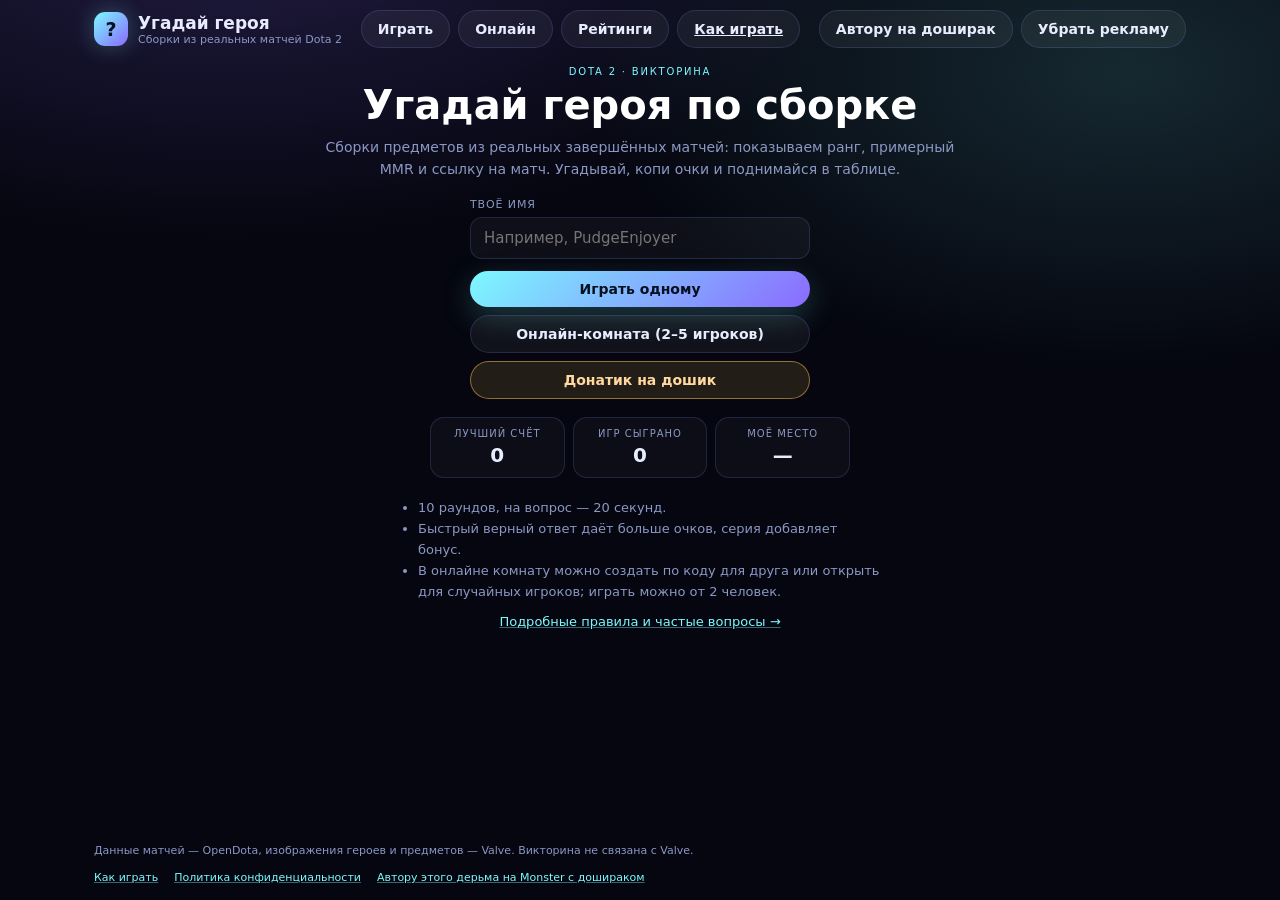
<file: index.html>
<!DOCTYPE html>
<html lang="ru">
<head>
  <meta charset="utf-8">
  <meta name="viewport" content="width=device-width, initial-scale=1, viewport-fit=cover">
  <title>Угадай героя — сборки из реальных матчей Dota 2</title>
  <meta name="description" content="Викторина по Dota 2: угадай героя по сборке предметов из реального завершённого матча. Видно ранг, примерный MMR и ссылку на матч. Онлайн-комнаты до 5 игроков.">
  <meta name="theme-color" content="#05060f">
  <meta property="og:title" content="Угадай героя — Dota 2 по сборкам">
  <meta property="og:description" content="Сборки предметов из реальных матчей: угадай героя, узнай ранг и MMR, открой ссылку на матч.">
  <meta property="og:type" content="website">
  <link rel="canonical" href="https://dota2game.site/">
  <meta property="og:url" content="https://dota2game.site/">
  <meta property="og:site_name" content="Угадай героя">
  <link rel="icon" href="data:image/svg+xml,%3Csvg xmlns='http://www.w3.org/2000/svg' viewBox='0 0 64 64'%3E%3Crect width='64' height='64' rx='14' fill='%230b1022'/%3E%3Ctext x='32' y='47' font-size='40' text-anchor='middle' fill='%237cf9ff' font-family='Arial'%3E%3F%3C/text%3E%3C/svg%3E">
  <link rel="manifest" href="manifest.webmanifest">
  <link rel="apple-touch-icon" href="icons/icon.svg">
  <meta name="mobile-web-app-capable" content="yes">
  <meta name="apple-mobile-web-app-capable" content="yes">
  <meta name="apple-mobile-web-app-status-bar-style" content="black-translucent">
  <meta name="apple-mobile-web-app-title" content="Угадай героя">
  <link rel="stylesheet" href="styles.css?v=14">
  <!-- Подтверждение владения сайтом: раскомментируй нужную строку и вставь значение из кабинета.
  <meta name="yandex-verification" content="PASTE_HERE">
  <meta name="google-site-verification" content="PASTE_HERE">
  -->
</head>
<body>
  <div class="app">
    <header class="topbar">
      <button class="brand" id="nav-home" type="button">
        <span class="brand__mark" aria-hidden="true">?</span>
        <span class="brand__text">
          <span class="brand__name" id="brand-name">Угадай героя</span>
          <span class="brand__tagline" id="brand-tagline">Сборки из реальных матчей Dota 2</span>
        </span>
      </button>

      <nav class="nav">
        <button class="btn btn--ghost" id="go-solo" type="button">Играть</button>
        <button class="btn btn--ghost" id="go-online" type="button">Онлайн</button>
        <button class="btn btn--ghost" id="go-board" type="button">Рейтинги</button>
        <a class="btn btn--ghost" href="how-to-play.html">Как играть</a>
      </nav>

      <div class="topbar__actions">
        <button class="btn btn--ghost" id="btn-donate" type="button" title="Автору этого дерьма на Monster с дошираком">Автору на доширак</button>
        <button class="btn btn--ghost" id="btn-pro" type="button">Убрать рекламу</button>
      </div>
    </header>

    <main class="screens">
      <section class="screen is-active" id="screen-home">
        <div class="hero">
          <p class="card__kicker">Dota 2 · викторина</p>
          <h1 class="hero__title">Угадай героя по сборке</h1>
          <p class="hero__text">Сборки предметов из реальных завершённых матчей: показываем ранг, примерный MMR и ссылку на матч. Угадывай, копи очки и поднимайся в таблице.</p>

          <div class="home__name">
            <label class="field">
              <span class="field__label">Твоё имя</span>
              <input class="input" id="player-name" type="text" maxlength="16" placeholder="Например, PudgeEnjoyer" autocomplete="nickname">
              <span class="field__hint" id="nick-hint" hidden>Ник закреплён за этим устройством</span>
            </label>
          </div>

          <div class="home__actions">
            <button class="btn btn--primary btn--wide" id="btn-solo" type="button">Играть одному</button>
            <button class="btn btn--ghost btn--wide" id="btn-online-home" type="button">Онлайн-комната (2–5 игроков)</button>
            <button class="btn btn--donate btn--wide" id="btn-donate-home" type="button">Донатик на дошик</button>
          </div>

          <div class="home__stats">
            <div class="stat"><span class="stat__label">Лучший счёт</span><strong id="home-best">0</strong></div>
            <div class="stat"><span class="stat__label">Игр сыграно</span><strong id="home-games">0</strong></div>
            <div class="stat"><span class="stat__label">Моё место</span><strong id="home-place">—</strong></div>
          </div>

          <ul class="rules">
            <li>10 раундов, на вопрос — 20 секунд.</li>
            <li>Быстрый верный ответ даёт больше очков, серия добавляет бонус.</li>
            <li>В онлайне комнату можно создать по коду для друга или открыть для случайных игроков; играть можно от 2 человек.</li>
          </ul>
          <p class="rules__more"><a class="link" href="how-to-play.html">Подробные правила и частые вопросы →</a></p>
        </div>
      </section>

      <section class="screen" id="screen-online">
        <div class="grid2">
          <div class="card">
            <p class="card__kicker">Создать</p>
            <h2 class="card__title">Своя комната</h2>
            <label class="field">
              <span class="field__label">Раундов</span>
              <select class="input" id="create-rounds">
                <option>5</option>
                <option selected>8</option>
                <option>10</option>
                <option>15</option>
              </select>
            </label>
            <label class="field">
              <span class="field__label">Секунд на вопрос</span>
              <select class="input" id="create-time">
                <option>10</option>
                <option selected>20</option>
                <option>30</option>
                <option>45</option>
              </select>
            </label>
            <label class="switch">
              <input type="checkbox" id="create-private" checked>
              <span>Только по коду (для друга)</span>
            </label>
            <button class="btn btn--primary btn--wide" id="btn-create" type="button">Создать комнату</button>
          </div>

          <div class="card">
            <p class="card__kicker">Подключиться</p>
            <h2 class="card__title">Войти по коду</h2>
            <label class="field">
              <span class="field__label">Код комнаты</span>
              <input class="input input--code" id="join-code" type="text" maxlength="6" placeholder="ABC12" autocapitalize="characters">
            </label>
            <button class="btn btn--primary btn--wide" id="btn-join" type="button">Войти</button>
            <p class="card__hint" id="online-status">Комнаты работают через открытый канал сообщений: до 5 игроков, старт от 2.</p>
          </div>
        </div>

        <div class="card">
          <p class="card__kicker">Быстрый подбор</p>
          <button class="btn btn--ghost btn--wide" id="btn-quick" type="button">Найти игру (или создать и ждать)</button>
          <h3 class="card__subtitle">Открытые комнаты</h3>
          <div id="rooms-list" class="rooms"></div>
          <p class="card__hint" id="rooms-empty">Пока пусто — создай комнату или нажми «Найти игру».</p>
        </div>
      </section>

      <section class="screen" id="screen-room">
        <div class="card card--room">
          <p class="card__kicker">Комната</p>
          <div class="room__code-row">
            <span class="room__code" id="room-code">-----</span>
            <button class="btn btn--ghost" id="btn-copy" type="button">Копировать</button>
          </div>
          <p class="card__hint" id="room-link">—</p>
          <div class="room__settings" id="room-settings"></div>
          <ol class="players" id="room-players"></ol>
          <div class="card__actions">
            <button class="btn btn--primary btn--wide" id="btn-start" type="button" hidden>Начать игру</button>
            <button class="btn btn--ghost btn--wide" id="btn-leave" type="button">Выйти из комнаты</button>
          </div>
          <p class="card__hint" id="room-status">Ждём игроков…</p>
        </div>
      </section>

      <section class="screen" id="screen-play">
        <div class="quiz">
          <div class="quiz__bar">
            <button class="btn btn--ghost btn--small" id="quiz-back" type="button">Выход</button>
            <span class="quiz__round">Раунд <b id="q-round">1</b>/<b id="q-total">10</b></span>
            <span class="quiz__score">Очки <b id="q-score">0</b></span>
            <span class="quiz__streak" id="q-streak">Серия 0</span>
          </div>

          <div class="timer"><span class="timer__fill" id="q-timerbar"></span></div>

          <div class="card question">
            <div class="badges">
              <span class="badge" id="q-rank">Ранг</span>
              <span class="badge badge--ghost" id="q-mmr">MMR</span>
              <span class="badge badge--ghost" id="q-duration">—</span>
              <span class="badge badge--ghost" id="q-mode">—</span>
            </div>
            <p class="question__title">Чья это сборка? Матч уже завершён — герой скрыт.</p>
            <div class="items" id="q-items"></div>
            <div class="links" id="q-links" hidden></div>
          </div>

          <div class="options" id="q-options"></div>

          <div class="quiz__foot">
            <button class="btn btn--ghost" id="q-hint" type="button">Подсказка 50/50</button>
            <button class="btn btn--primary" id="q-next" type="button" hidden>Дальше</button>
          </div>

          <p class="card__hint" id="q-status" hidden></p>
          <div class="roomboard" id="q-roomlist" hidden></div>
        </div>
      </section>

      <section class="screen" id="screen-result">
        <div class="card">
          <p class="card__kicker" id="result-kicker">Итог</p>
          <h2 class="card__title" id="result-title">Игра окончена</h2>
          <p class="card__score" id="result-score">0</p>
          <p class="card__best" id="result-stats">—</p>
          <div class="card__actions">
            <button class="btn btn--primary btn--wide" id="btn-again" type="button">Ещё раз</button>
            <button class="btn btn--donate btn--wide" id="btn-donate-result" type="button">Донатик на дошик</button>
            <button class="btn btn--ghost btn--wide" id="btn-share" type="button">Поделиться результатом</button>
            <button class="btn btn--ghost btn--wide" id="btn-result-home" type="button">На главную</button>
          </div>
          <div id="result-room"></div>
          <div class="ad-slot ad-slot--inline">
            <span class="ad-slot__label">Реклама</span>
            <div class="ad-slot__body" id="ad-over-body"></div>
          </div>
        </div>
      </section>

      <section class="screen" id="screen-board">
        <div class="card">
          <p class="card__kicker">Таблица рейтингов</p>
          <h2 class="card__title">Лучшие игроки</h2>
          <table class="board">
            <thead>
              <tr><th>#</th><th>Игрок</th><th>Очки</th><th>Точность</th><th>Серия</th></tr>
            </thead>
            <tbody id="board-body"></tbody>
          </table>
          <p class="card__hint" id="board-empty">Пока нет результатов — сыграй первую игру.</p>
          <p class="card__hint">Общий рейтинг: результат виден всем посетителям сайта и обновляется в реальном времени. Имя и счёт публичны — не указывай в нике личные данные.</p>
        </div>
      </section>
    </main>

    <aside class="ads">
      <div class="ad-slot">
        <span class="ad-slot__label">Реклама</span>
        <div class="ad-slot__body" id="ad-banner-body"></div>
      </div>
    </aside>

    <aside class="promo" id="promo-slot" hidden>
      <a class="promo__card" id="promo-link" href="#" target="_blank" rel="noopener sponsored">
        <strong id="promo-title"></strong>
        <span id="promo-text"></span>
        <span class="promo__label" id="promo-label">Перейти</span>
      </a>
    </aside>

    <footer class="footer">
      <p>Данные матчей — OpenDota, изображения героев и предметов — Valve. Викторина не связана с Valve.</p>
      <div class="footer__links">
        <a class="link" href="how-to-play.html">Как играть</a>
        <a class="link" href="privacy.html">Политика конфиденциальности</a>
        <button class="link" id="btn-donate-over" type="button">Автору этого дерьма на Monster с дошираком</button>
      </div>
    </footer>
  </div>

  <div class="modal" id="rewarded">
    <div class="modal__box">
      <p class="card__kicker">Реклама</p>
      <p class="modal__text">Досмотри рекламу — и подсказка откроется.</p>
      <p class="modal__count"><span id="rewarded-count">5</span></p>
      <button class="btn btn--ghost" id="rewarded-cancel" type="button">Отмена</button>
    </div>
  </div>

  <script src="js/config.js?v=14"></script>
  <script src="js/monetization.js?v=14"></script>
  <script src="js/metrics.js?v=14"></script>
  <script src="js/data.js?v=14"></script>
  <script src="js/rooms.js?v=14"></script>
  <script src="js/leaderboard.js?v=14"></script>
  <script src="js/app.js?v=14"></script>
</body>
</html>
</file>
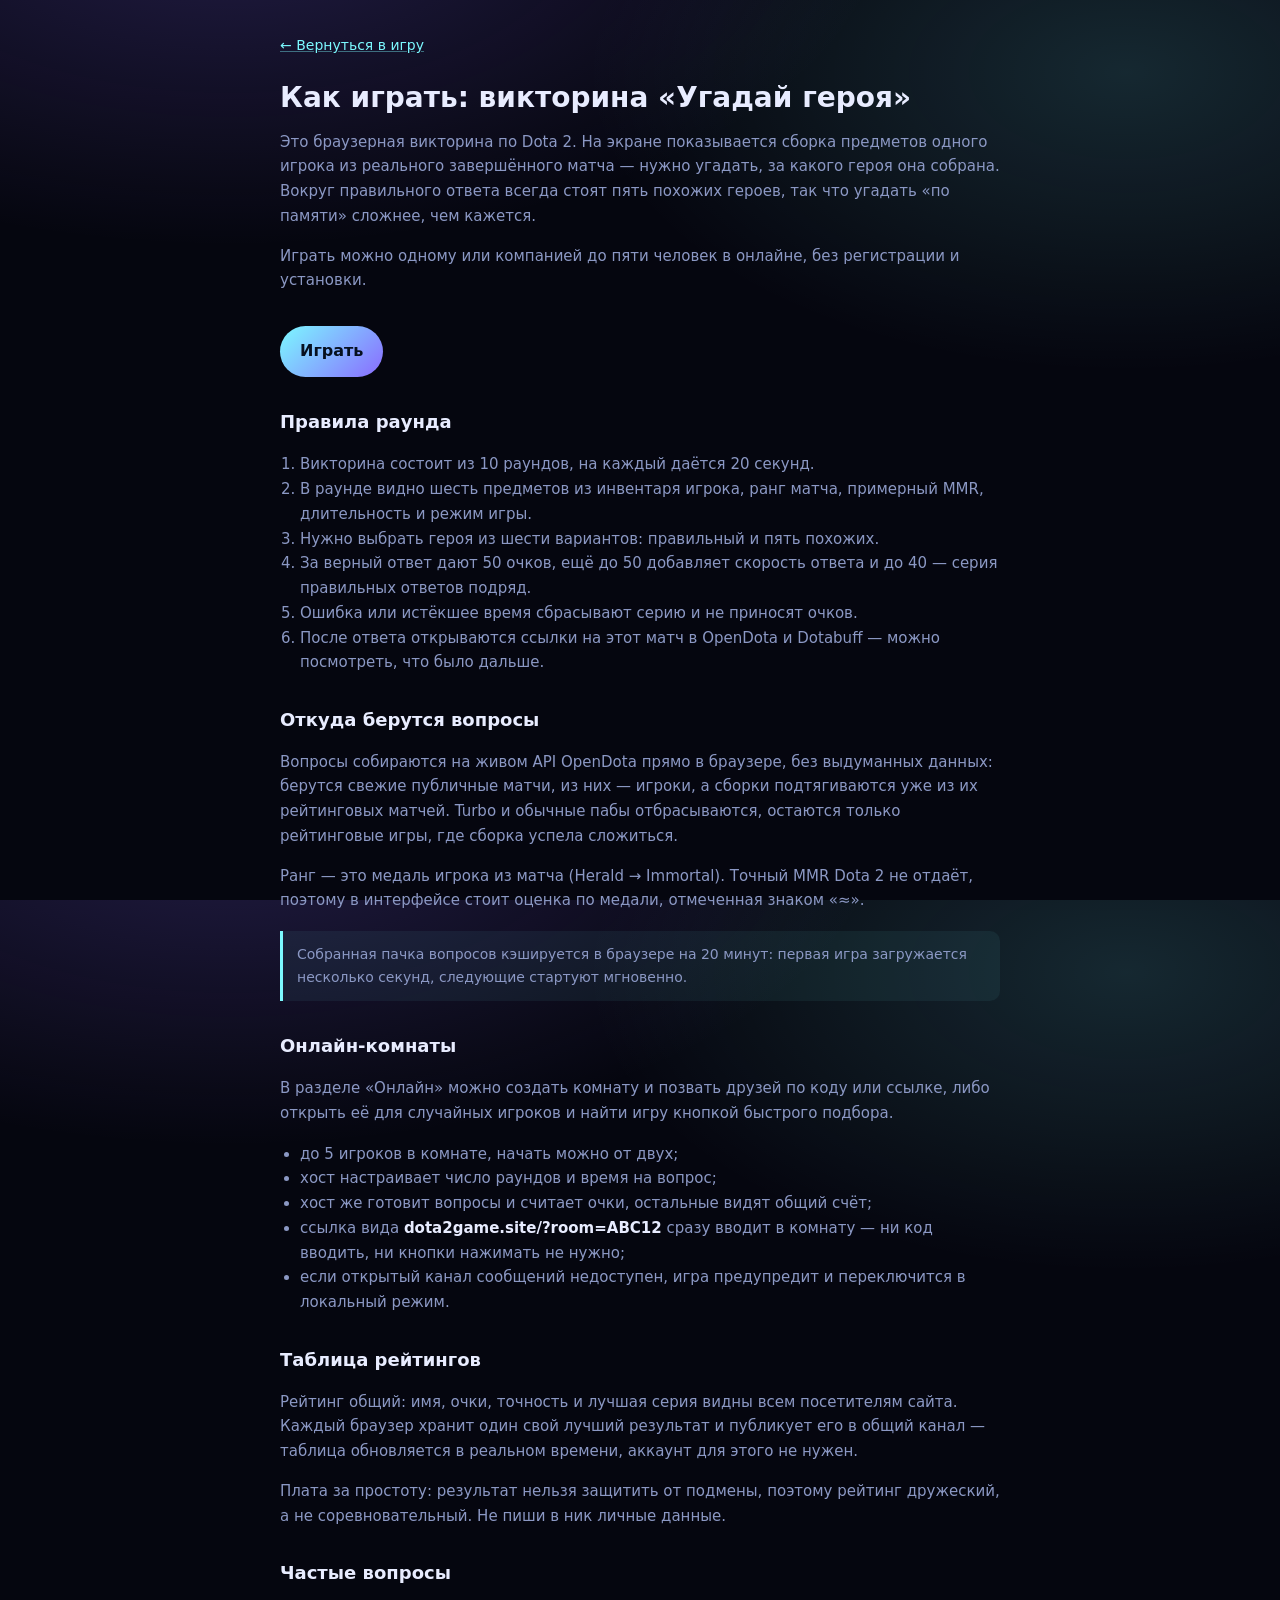
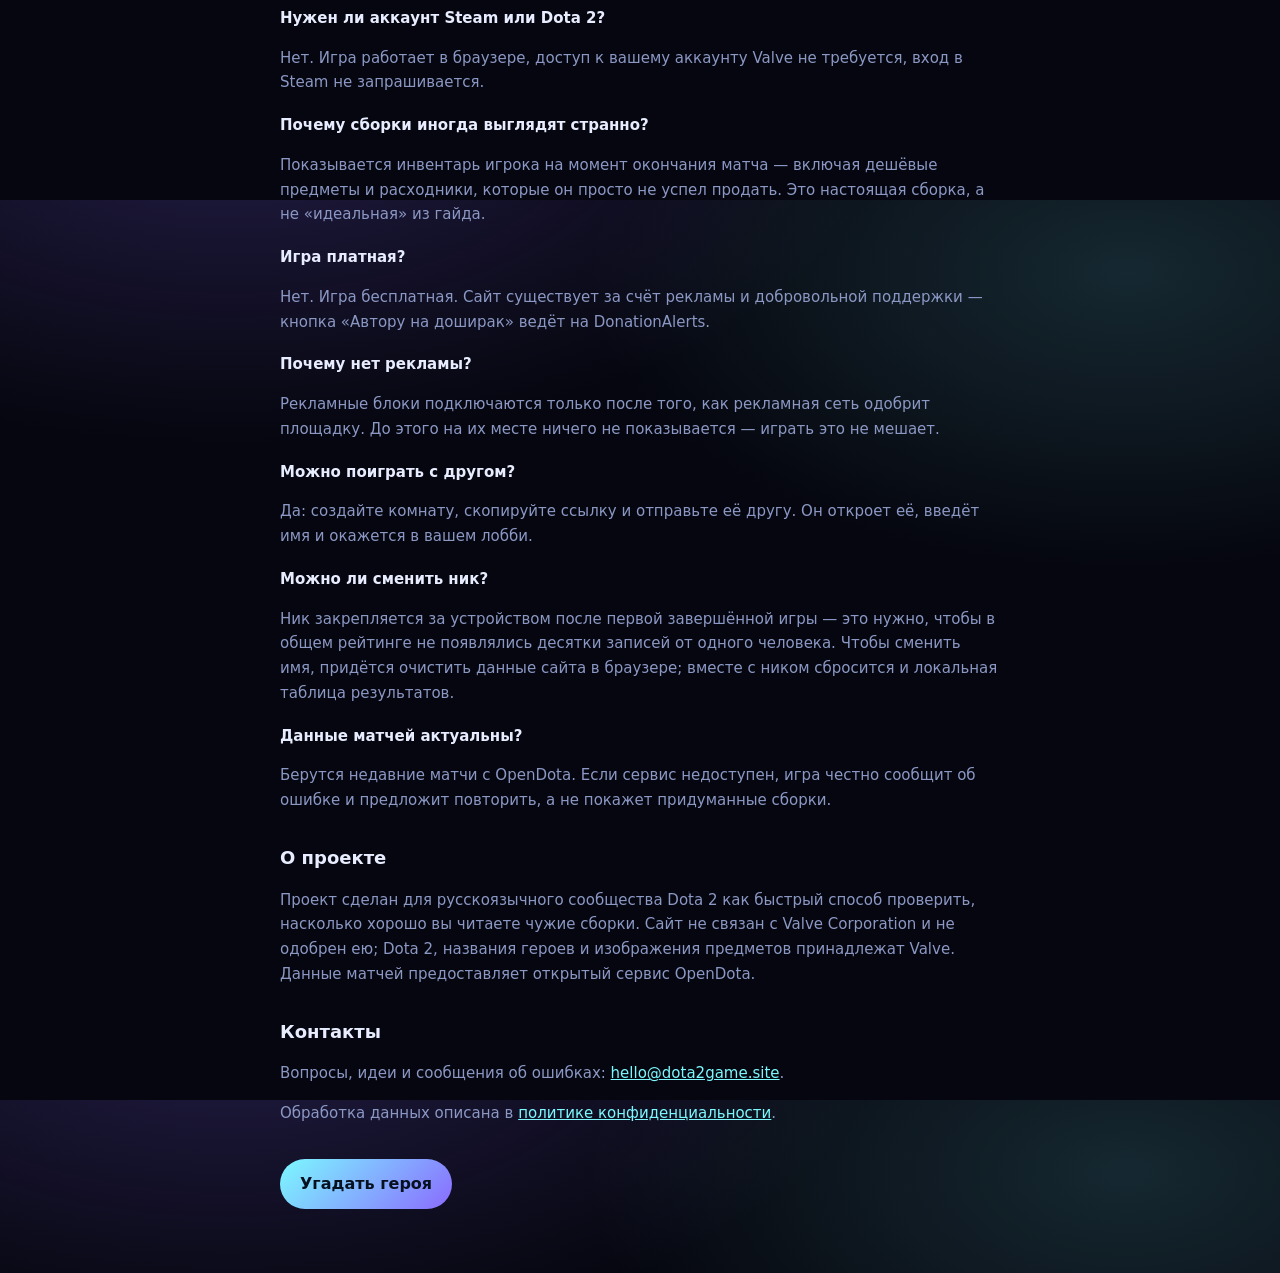
<file: how-to-play.html>
<!DOCTYPE html>
<html lang="ru">
<head>
  <meta charset="utf-8">
  <meta name="viewport" content="width=device-width, initial-scale=1">
  <title>Как играть — Угадай героя по сборкам Dota 2</title>
  <meta name="description" content="Правила викторины «Угадай героя» по Dota 2: как угадывать героя по сборке предметов, как устроены раунды, комнаты до 5 игроков, очки и рейтинг.">
  <meta name="theme-color" content="#05060f">
  <link rel="canonical" href="https://dota2game.site/how-to-play.html">
  <meta property="og:title" content="Как играть — Угадай героя по сборкам Dota 2">
  <meta property="og:description" content="Правила, режимы и частые вопросы по викторине на основе реальных рейтинговых матчей.">
  <meta property="og:url" content="https://dota2game.site/how-to-play.html">
  <meta property="og:type" content="article">
  <link rel="icon" href="data:image/svg+xml,%3Csvg xmlns='http://www.w3.org/2000/svg' viewBox='0 0 64 64'%3E%3Crect width='64' height='64' rx='14' fill='%230b1022'/%3E%3Ctext x='32' y='47' font-size='40' text-anchor='middle' fill='%237cf9ff' font-family='Arial'%3E%3F%3C/text%3E%3C/svg%3E">
  <link rel="stylesheet" href="styles.css?v=14">
  <style>
    .page {
      max-width: 760px;
      margin: 0 auto;
      padding: 32px 20px 64px;
      line-height: 1.65;
    }

    .page h1 {
      margin: 0 0 10px;
      font-size: 28px;
      line-height: 1.2;
    }

    .page h2 {
      margin: 30px 0 10px;
      font-size: 18px;
    }

    .page h3 {
      margin: 18px 0 6px;
      font-size: 15px;
    }

    .page p,
    .page li {
      font-size: 15px;
      color: var(--muted);
    }

    .page strong {
      color: var(--text);
    }

    .page a {
      color: var(--accent);
    }

    .page__back {
      display: inline-block;
      margin-bottom: 24px;
      font-size: 14px;
    }

    .page ol,
    .page ul {
      padding-left: 20px;
    }

    .page .cta {
      display: inline-block;
      margin-top: 18px;
      padding: 12px 20px;
      border-radius: 999px;
      background: linear-gradient(135deg, var(--accent), var(--accent-2));
      color: #06101f;
      font-weight: 700;
      text-decoration: none;
    }

    .page .note {
      margin: 18px 0;
      padding: 12px 14px;
      border-left: 3px solid var(--accent);
      background: rgba(124, 249, 255, 0.06);
      border-radius: 0 10px 10px 0;
      font-size: 14px;
      color: var(--muted);
    }
  </style>
</head>
<body>
  <div class="page">
    <a class="link page__back" href="index.html">← Вернуться в игру</a>

    <h1>Как играть: викторина «Угадай героя»</h1>
    <p>Это браузерная викторина по Dota 2. На экране показывается сборка предметов одного игрока из реального завершённого матча — нужно угадать, за какого героя она собрана. Вокруг правильного ответа всегда стоят пять похожих героев, так что угадать «по памяти» сложнее, чем кажется.</p>
    <p>Играть можно одному или компанией до пяти человек в онлайне, без регистрации и установки.</p>

    <a class="cta" href="index.html">Играть</a>

    <h2>Правила раунда</h2>
    <ol>
      <li>Викторина состоит из 10 раундов, на каждый даётся 20 секунд.</li>
      <li>В раунде видно шесть предметов из инвентаря игрока, ранг матча, примерный MMR, длительность и режим игры.</li>
      <li>Нужно выбрать героя из шести вариантов: правильный и пять похожих.</li>
      <li>За верный ответ дают 50 очков, ещё до 50 добавляет скорость ответа и до 40 — серия правильных ответов подряд.</li>
      <li>Ошибка или истёкшее время сбрасывают серию и не приносят очков.</li>
      <li>После ответа открываются ссылки на этот матч в OpenDota и Dotabuff — можно посмотреть, что было дальше.</li>
    </ol>

    <h2>Откуда берутся вопросы</h2>
    <p>Вопросы собираются на живом API OpenDota прямо в браузере, без выдуманных данных: берутся свежие публичные матчи, из них — игроки, а сборки подтягиваются уже из их рейтинговых матчей. Turbo и обычные пабы отбрасываются, остаются только рейтинговые игры, где сборка успела сложиться.</p>
    <p>Ранг — это медаль игрока из матча (Herald → Immortal). Точный MMR Dota 2 не отдаёт, поэтому в интерфейсе стоит оценка по медали, отмеченная знаком «≈».</p>
    <div class="note">Собранная пачка вопросов кэшируется в браузере на 20 минут: первая игра загружается несколько секунд, следующие стартуют мгновенно.</div>

    <h2>Онлайн-комнаты</h2>
    <p>В разделе «Онлайн» можно создать комнату и позвать друзей по коду или ссылке, либо открыть её для случайных игроков и найти игру кнопкой быстрого подбора.</p>
    <ul>
      <li>до 5 игроков в комнате, начать можно от двух;</li>
      <li>хост настраивает число раундов и время на вопрос;</li>
      <li>хост же готовит вопросы и считает очки, остальные видят общий счёт;</li>
      <li>ссылка вида <strong>dota2game.site/?room=ABC12</strong> сразу вводит в комнату — ни код вводить, ни кнопки нажимать не нужно;</li>
      <li>если открытый канал сообщений недоступен, игра предупредит и переключится в локальный режим.</li>
    </ul>

    <h2>Таблица рейтингов</h2>
    <p>Рейтинг общий: имя, очки, точность и лучшая серия видны всем посетителям сайта. Каждый браузер хранит один свой лучший результат и публикует его в общий канал — таблица обновляется в реальном времени, аккаунт для этого не нужен.</p>
    <p>Плата за простоту: результат нельзя защитить от подмены, поэтому рейтинг дружеский, а не соревновательный. Не пиши в ник личные данные.</p>

    <h2>Частые вопросы</h2>

    <h3>Нужен ли аккаунт Steam или Dota 2?</h3>
    <p>Нет. Игра работает в браузере, доступ к вашему аккаунту Valve не требуется, вход в Steam не запрашивается.</p>

    <h3>Почему сборки иногда выглядят странно?</h3>
    <p>Показывается инвентарь игрока на момент окончания матча — включая дешёвые предметы и расходники, которые он просто не успел продать. Это настоящая сборка, а не «идеальная» из гайда.</p>

    <h3>Игра платная?</h3>
    <p>Нет. Игра бесплатная. Сайт существует за счёт рекламы и добровольной поддержки — кнопка «Автору на доширак» ведёт на DonationAlerts.</p>

    <h3>Почему нет рекламы?</h3>
    <p>Рекламные блоки подключаются только после того, как рекламная сеть одобрит площадку. До этого на их месте ничего не показывается — играть это не мешает.</p>

    <h3>Можно поиграть с другом?</h3>
    <p>Да: создайте комнату, скопируйте ссылку и отправьте её другу. Он откроет её, введёт имя и окажется в вашем лобби.</p>

    <h3>Можно ли сменить ник?</h3>
    <p>Ник закрепляется за устройством после первой завершённой игры — это нужно, чтобы в общем рейтинге не появлялись десятки записей от одного человека. Чтобы сменить имя, придётся очистить данные сайта в браузере; вместе с ником сбросится и локальная таблица результатов.</p>

    <h3>Данные матчей актуальны?</h3>
    <p>Берутся недавние матчи с OpenDota. Если сервис недоступен, игра честно сообщит об ошибке и предложит повторить, а не покажет придуманные сборки.</p>

    <h2>О проекте</h2>
    <p>Проект сделан для русскоязычного сообщества Dota 2 как быстрый способ проверить, насколько хорошо вы читаете чужие сборки. Сайт не связан с Valve Corporation и не одобрен ею; Dota 2, названия героев и изображения предметов принадлежат Valve. Данные матчей предоставляет открытый сервис OpenDota.</p>

    <h2>Контакты</h2>
    <p>Вопросы, идеи и сообщения об ошибках: <a href="mailto:hello@dota2game.site">hello@dota2game.site</a>.</p>
    <p>Обработка данных описана в <a href="privacy.html">политике конфиденциальности</a>.</p>

    <a class="cta" href="index.html">Угадать героя</a>
  </div>

  <script src="js/config.js?v=14"></script>
  <script src="js/metrics.js?v=14"></script>
</body>
</html>
</file>
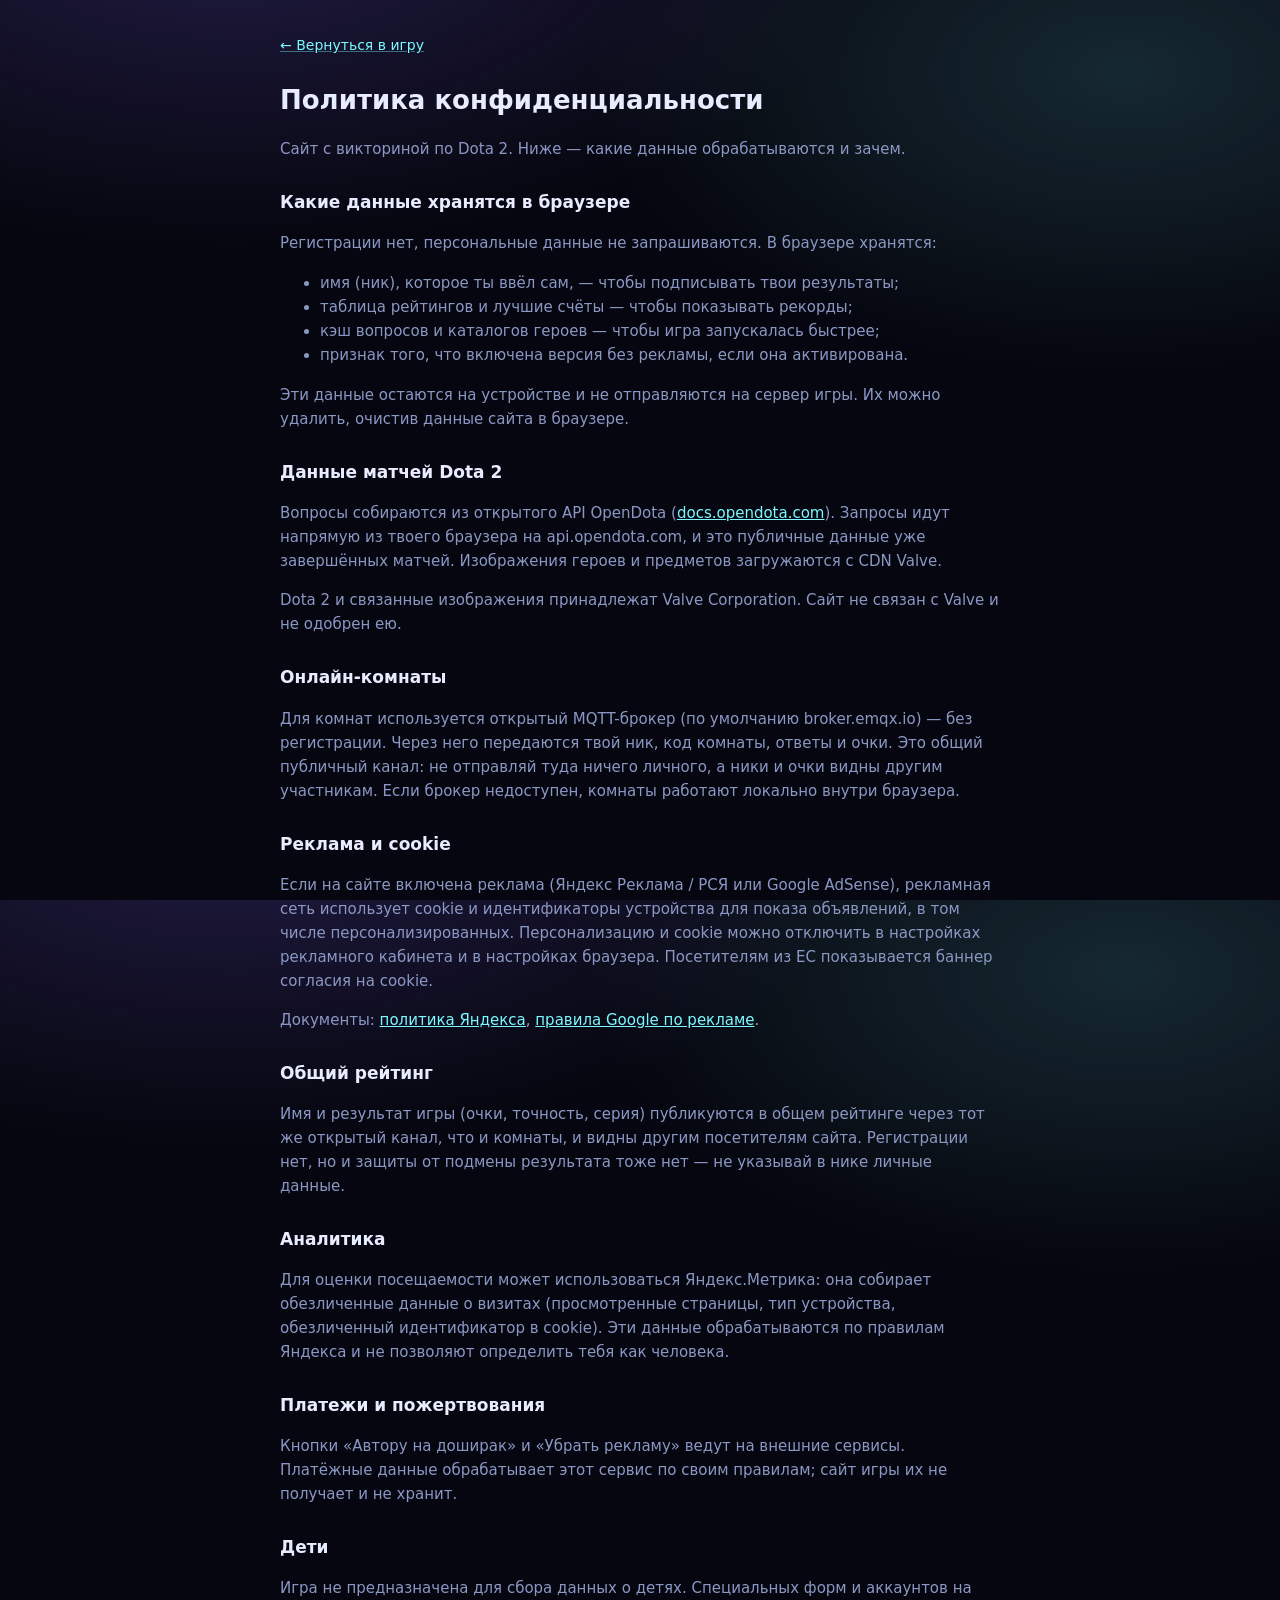
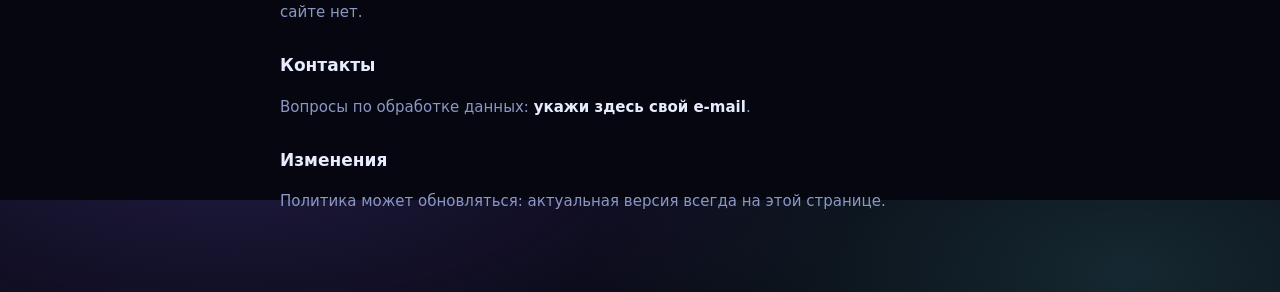
<file: privacy.html>
<!DOCTYPE html>
<html lang="ru">
<head>
  <meta charset="utf-8">
  <meta name="viewport" content="width=device-width, initial-scale=1">
  <title>Политика конфиденциальности — Угадай героя</title>
  <meta name="theme-color" content="#05060f">
  <link rel="canonical" href="https://dota2game.site/privacy.html">
  <link rel="stylesheet" href="styles.css?v=14">
  <style>
    .page {
      max-width: 760px;
      margin: 0 auto;
      padding: 32px 20px 64px;
      line-height: 1.6;
    }

    .page h1 {
      margin: 0 0 6px;
      font-size: 26px;
    }

    .page h2 {
      margin: 28px 0 8px;
      font-size: 17px;
    }

    .page p,
    .page li {
      font-size: 15px;
      color: var(--muted);
    }

    .page strong {
      color: var(--text);
    }

    .page a {
      color: var(--accent);
    }

    .page__back {
      display: inline-block;
      margin-bottom: 24px;
      font-size: 14px;
    }
  </style>
</head>
<body>
  <div class="page">
    <a class="link page__back" href="index.html">← Вернуться в игру</a>

    <h1>Политика конфиденциальности</h1>
    <p>Сайт с викториной по Dota 2. Ниже — какие данные обрабатываются и зачем.</p>

    <h2>Какие данные хранятся в браузере</h2>
    <p>Регистрации нет, персональные данные не запрашиваются. В браузере хранятся:</p>
    <ul>
      <li>имя (ник), которое ты ввёл сам, — чтобы подписывать твои результаты;</li>
      <li>таблица рейтингов и лучшие счёты — чтобы показывать рекорды;</li>
      <li>кэш вопросов и каталогов героев — чтобы игра запускалась быстрее;</li>
      <li>признак того, что включена версия без рекламы, если она активирована.</li>
    </ul>
    <p>Эти данные остаются на устройстве и не отправляются на сервер игры. Их можно удалить, очистив данные сайта в браузере.</p>

    <h2>Данные матчей Dota 2</h2>
    <p>Вопросы собираются из открытого API OpenDota (<a href="https://docs.opendota.com/" target="_blank" rel="noopener">docs.opendota.com</a>). Запросы идут напрямую из твоего браузера на api.opendota.com, и это публичные данные уже завершённых матчей. Изображения героев и предметов загружаются с CDN Valve.</p>
    <p>Dota 2 и связанные изображения принадлежат Valve Corporation. Сайт не связан с Valve и не одобрен ею.</p>

    <h2>Онлайн-комнаты</h2>
    <p>Для комнат используется открытый MQTT-брокер (по умолчанию broker.emqx.io) — без регистрации. Через него передаются твой ник, код комнаты, ответы и очки. Это общий публичный канал: не отправляй туда ничего личного, а ники и очки видны другим участникам. Если брокер недоступен, комнаты работают локально внутри браузера.</p>

    <h2>Реклама и cookie</h2>
    <p>Если на сайте включена реклама (Яндекс Реклама / РСЯ или Google AdSense), рекламная сеть использует cookie и идентификаторы устройства для показа объявлений, в том числе персонализированных. Персонализацию и cookie можно отключить в настройках рекламного кабинета и в настройках браузера. Посетителям из ЕС показывается баннер согласия на cookie.</p>
    <p>Документы: <a href="https://yandex.ru/legal/confidential/" target="_blank" rel="noopener">политика Яндекса</a>, <a href="https://policies.google.com/technologies/ads" target="_blank" rel="noopener">правила Google по рекламе</a>.</p>

    <h2>Общий рейтинг</h2>
    <p>Имя и результат игры (очки, точность, серия) публикуются в общем рейтинге через тот же открытый канал, что и комнаты, и видны другим посетителям сайта. Регистрации нет, но и защиты от подмены результата тоже нет — не указывай в нике личные данные.</p>

    <h2>Аналитика</h2>
    <p>Для оценки посещаемости может использоваться Яндекс.Метрика: она собирает обезличенные данные о визитах (просмотренные страницы, тип устройства, обезличенный идентификатор в cookie). Эти данные обрабатываются по правилам Яндекса и не позволяют определить тебя как человека.</p>

    <h2>Платежи и пожертвования</h2>
    <p>Кнопки «Автору на доширак» и «Убрать рекламу» ведут на внешние сервисы. Платёжные данные обрабатывает этот сервис по своим правилам; сайт игры их не получает и не хранит.</p>

    <h2>Дети</h2>
    <p>Игра не предназначена для сбора данных о детях. Специальных форм и аккаунтов на сайте нет.</p>

    <h2>Контакты</h2>
    <p>Вопросы по обработке данных: <strong>укажи здесь свой e-mail</strong>.</p>

    <h2>Изменения</h2>
    <p>Политика может обновляться: актуальная версия всегда на этой странице.</p>
  </div>

  <script src="js/config.js?v=14"></script>
  <script src="js/metrics.js?v=14"></script>
</body>
</html>
</file>
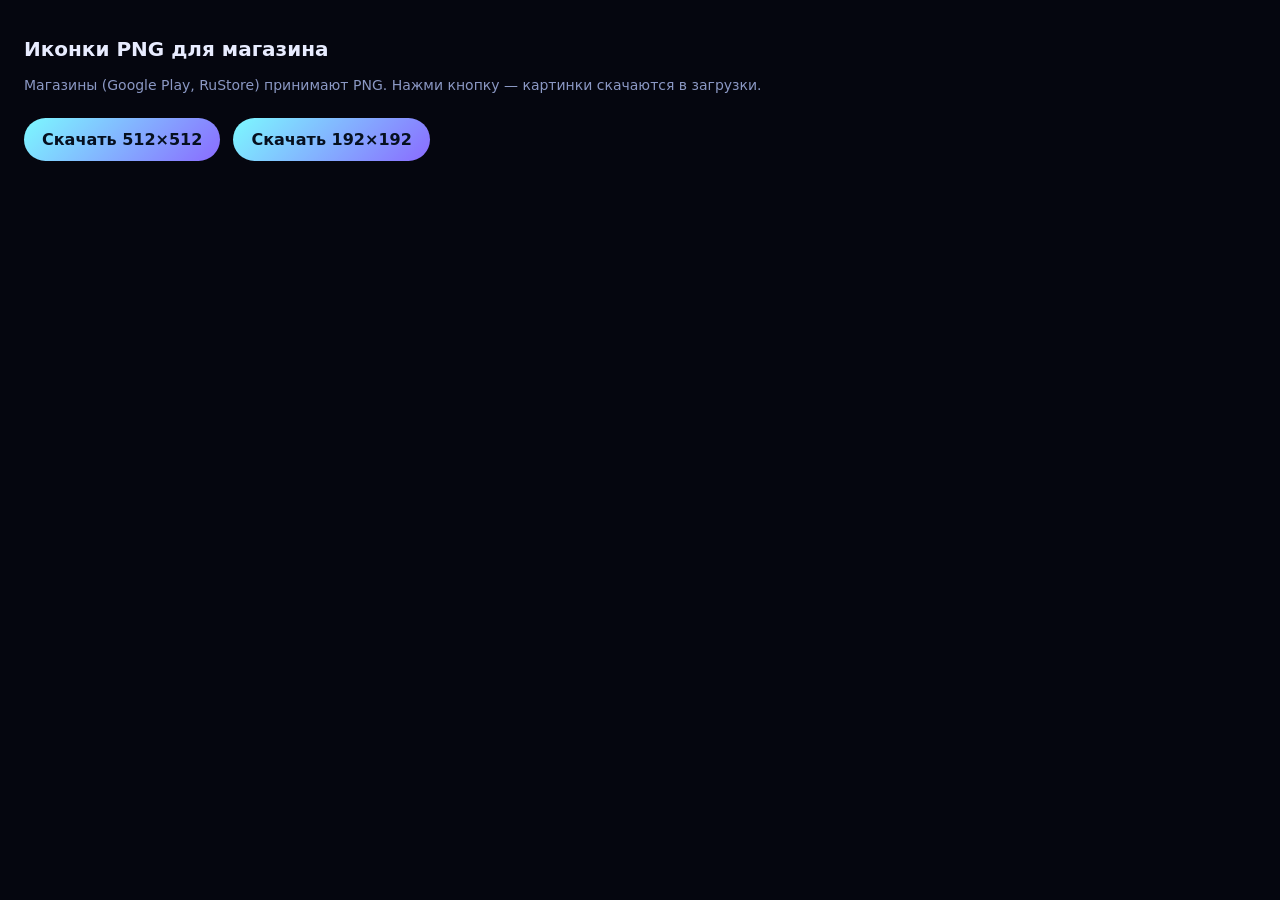
<file: icons/make-png.html>
<!DOCTYPE html>
<html lang="ru">
<head>
  <meta charset="utf-8">
  <meta name="viewport" content="width=device-width, initial-scale=1">
  <title>Иконки для магазина</title>
  <style>
    body { margin: 0; padding: 24px; background: #05060f; color: #e8ecff; font-family: system-ui, sans-serif; }
    h1 { font-size: 20px; }
    p { color: #8b98c4; font-size: 14px; line-height: 1.5; }
    button { margin: 8px 8px 0 0; padding: 12px 18px; border: 0; border-radius: 999px; background: linear-gradient(135deg, #7cf9ff, #8a6bff); color: #06101f; font: inherit; font-weight: 700; }
  </style>
</head>
<body>
  <h1>Иконки PNG для магазина</h1>
  <p>Магазины (Google Play, RuStore) принимают PNG. Нажми кнопку — картинки скачаются в загрузки.</p>
  <button id="p512">Скачать 512×512</button>
  <button id="p192">Скачать 192×192</button>

  <script>
    function svg(size) {
      return '<svg xmlns="http://www.w3.org/2000/svg" width="' + size + '" height="' + size + '" viewBox="0 0 512 512">' +
        '<defs><linearGradient id="bg" x1="0" y1="0" x2="1" y2="1"><stop offset="0" stop-color="#0b1022"/><stop offset="1" stop-color="#05060f"/></linearGradient>' +
        '<linearGradient id="ac" x1="0" y1="0" x2="1" y2="1"><stop offset="0" stop-color="#7cf9ff"/><stop offset="1" stop-color="#8a6bff"/></linearGradient></defs>' +
        '<rect width="512" height="512" rx="112" fill="url(#bg)"/>' +
        '<circle cx="256" cy="256" r="150" fill="none" stroke="url(#ac)" stroke-width="10" stroke-dasharray="26 30" opacity="0.75"/>' +
        '<text x="256" y="330" font-family="Arial" font-size="240" font-weight="700" text-anchor="middle" fill="url(#ac)">?</text></svg>';
    }

    function download(size) {
      const img = new Image();
      img.onload = function () {
        const canvas = document.createElement('canvas');
        canvas.width = size;
        canvas.height = size;
        canvas.getContext('2d').drawImage(img, 0, 0, size, size);
        const link = document.createElement('a');
        link.href = canvas.toDataURL('image/png');
        link.download = 'icon-' + size + '.png';
        link.click();
      };
      img.src = 'data:image/svg+xml;charset=utf-8,' + encodeURIComponent(svg(size));
    }

    document.getElementById('p512').addEventListener('click', function () { download(512); });
    document.getElementById('p192').addEventListener('click', function () { download(192); });
  </script>
</body>
</html>
</file>
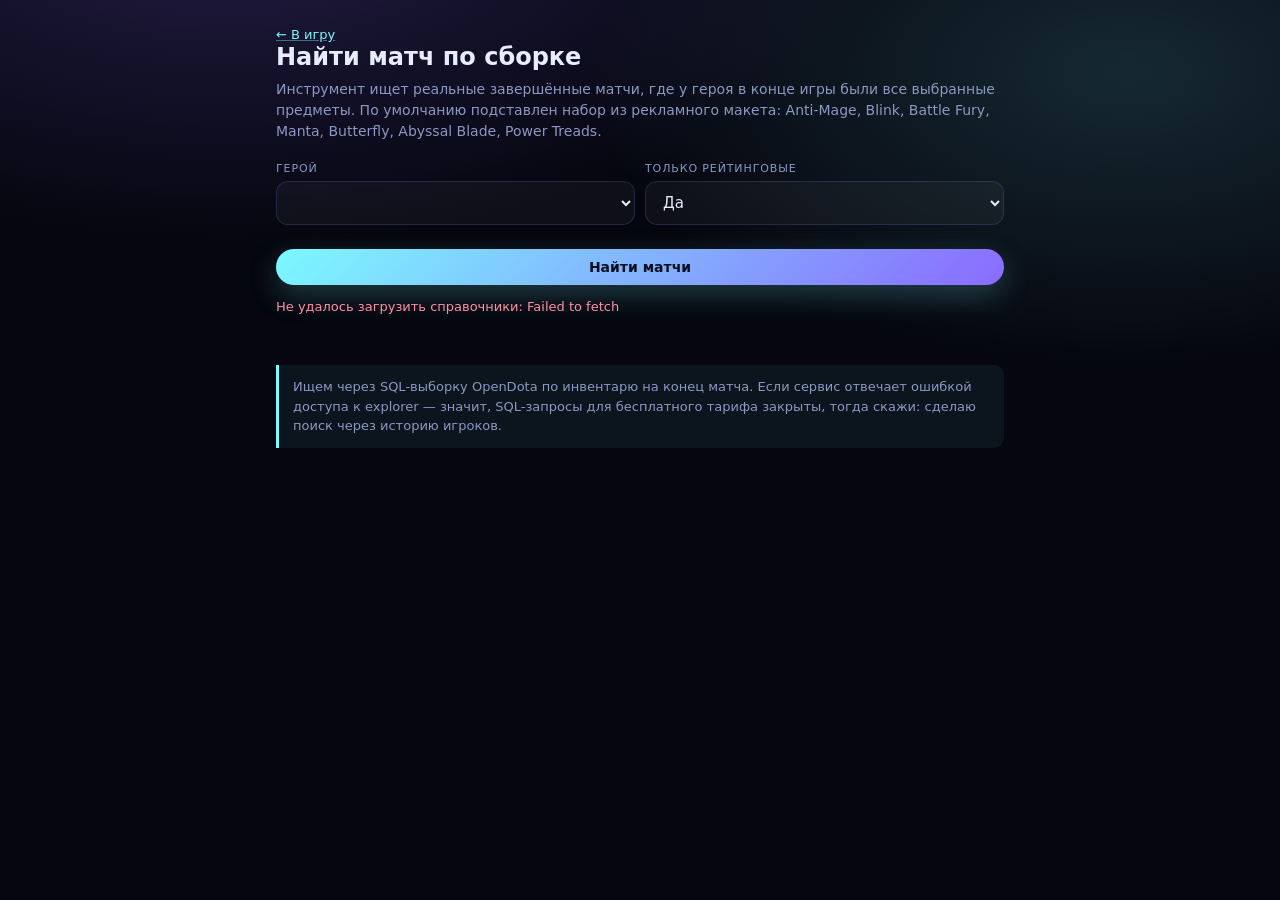
<file: tools/find-build.html>
<!DOCTYPE html>
<html lang="ru">
<head>
  <meta charset="utf-8">
  <meta name="viewport" content="width=device-width, initial-scale=1">
  <title>Поиск матча по сборке — Угадай героя</title>
  <meta name="theme-color" content="#05060f">
  <link rel="canonical" href="https://dota2game.site/tools/find-build.html">
  <link rel="stylesheet" href="../styles.css?v=14">
  <style>
    body { overflow-y: auto; }
    .page { max-width: 760px; margin: 0 auto; padding: 24px 16px 60px; }
    .page h1 { margin: 0 0 8px; font-size: 24px; }
    .page p.lead { margin: 0 0 20px; color: var(--muted); font-size: 14px; line-height: 1.5; }
    .row2 { display: flex; gap: 10px; flex-wrap: wrap; }
    .row2 > * { flex: 1 1 160px; }
    .grid6 { display: grid; grid-template-columns: repeat(auto-fit, minmax(150px, 1fr)); gap: 10px; }
    .out { margin-top: 20px; display: flex; flex-direction: column; gap: 8px; }
    .hit {
      display: flex; align-items: center; gap: 10px;
      padding: 12px 14px; border-radius: 14px;
      border: 1px solid var(--line); background: rgba(255, 255, 255, 0.04);
      font-size: 14px; color: var(--text); text-decoration: none;
    }
    .hit:hover { border-color: rgba(124, 249, 255, 0.5); }
    .hit__id { font-weight: 700; letter-spacing: 0.02em; }
    .hit__meta { color: var(--muted); font-size: 12px; margin-left: auto; text-align: right; }
    .status { margin-top: 14px; font-size: 13px; color: var(--muted); min-height: 20px; }
    .status.is-error { color: #ff8fa3; }
    .note { margin-top: 26px; padding: 12px 14px; border-left: 3px solid var(--accent); background: rgba(124, 249, 255, 0.06); border-radius: 0 10px 10px 0; font-size: 13px; color: var(--muted); line-height: 1.5; }
  </style>
</head>
<body>
  <div class="page">
    <a class="link" href="../index.html">← В игру</a>
    <h1>Найти матч по сборке</h1>
    <p class="lead">Инструмент ищет реальные завершённые матчи, где у героя в конце игры были все выбранные предметы. По умолчанию подставлен набор из рекламного макета: Anti-Mage, Blink, Battle Fury, Manta, Butterfly, Abyssal Blade, Power Treads.</p>

    <div class="row2">
      <label class="field">
        <span class="field__label">Герой</span>
        <select class="input" id="hero"></select>
      </label>
      <label class="field">
        <span class="field__label">Только рейтинговые</span>
        <select class="input" id="ranked">
          <option value="1" selected>Да</option>
          <option value="0">Любые</option>
        </select>
      </label>
    </div>

    <div class="grid6" id="items"></div>

    <div class="card__actions">
      <button class="btn btn--primary btn--wide" id="run" type="button">Найти матчи</button>
    </div>

    <p class="status" id="status"></p>
    <div class="out" id="out"></div>

    <p class="note">Ищем через SQL-выборку OpenDota по инвентарю на конец матча. Если сервис отвечает ошибкой доступа к explorer — значит, SQL-запросы для бесплатного тарифа закрыты, тогда скажи: сделаю поиск через историю игроков.</p>
  </div>

  <script>
    const API = 'https://api.opendota.com';
    const DEFAULTS = ['blink', 'bfury', 'manta', 'butterfly', 'abyssal_blade', 'power_treads'];
    const out = document.getElementById('out');
    const statusEl = document.getElementById('status');
    const heroSelect = document.getElementById('hero');
    const itemsWrap = document.getElementById('items');
    const rankedSelect = document.getElementById('ranked');

    function setStatus(text, isError) {
      statusEl.textContent = text || '';
      statusEl.classList.toggle('is-error', !!isError);
    }

    async function getJSON(path) {
      const res = await fetch(API + path);
      if (!res.ok) throw new Error('HTTP ' + res.status);
      return res.json();
    }

    async function boot() {
      setStatus('Загружаем героев и предметы…');
      try {
        const [heroes, itemsMap] = await Promise.all([
          getJSON('/api/heroes'),
          getJSON('/api/constants/item_ids')
        ]);

        heroes.sort(function (a, b) { return a.localized_name.localeCompare(b.localized_name); });
        heroSelect.innerHTML = heroes.map(function (h) {
          return '<option value="' + h.id + '"' + (h.id === 1 ? ' selected' : '') + '>' + h.localized_name + '</option>';
        }).join('');

        const items = Object.keys(itemsMap).map(function (key) {
          return { id: Number(key), name: itemsMap[key] };
        }).filter(function (it) { return it.id > 0 && !/^recipe/i.test(it.name); });
        items.sort(function (a, b) { return a.name.localeCompare(b.name); });

        const options = items.map(function (it) {
          return '<option value="' + it.id + '">' + it.name + '</option>';
        }).join('');

        itemsWrap.innerHTML = DEFAULTS.map(function (name, i) {
          const found = items.filter(function (it) { return it.name === name; })[0];
          return '<label class="field"><span class="field__label">Предмет ' + (i + 1) + '</span>' +
            '<select class="input item-slot" data-default="' + name + '">' +
            '<option value="">—</option>' + options + '</select></label>';
        }).join('');

        Array.prototype.forEach.call(itemsWrap.querySelectorAll('.item-slot'), function (sel) {
          const found = items.filter(function (it) { return it.name === sel.dataset.default; })[0];
          if (found) sel.value = String(found.id);
        });

        setStatus('Готово. Нажми «Найти матчи».');
      } catch (error) {
        setStatus('Не удалось загрузить справочники: ' + error.message, true);
      }
    }

    function buildSql() {
      const ids = Array.prototype.slice.call(itemsWrap.querySelectorAll('.item-slot'))
        .map(function (sel) { return Number(sel.value); })
        .filter(function (id) { return id > 0; });
      if (!ids.length) return null;

      const heroId = Number(heroSelect.value);
      const ranked = rankedSelect.value === '1';

      return 'SELECT pm.match_id, m.duration, m.start_time, m.avg_rank_tier ' +
        'FROM player_matches pm JOIN matches m ON m.match_id = pm.match_id ' +
        'WHERE pm.hero_id = ' + heroId +
        (ranked ? ' AND m.lobby_type = 7' : '') +
        ' AND m.duration >= 1200' +
        ' AND ARRAY[pm.item_0, pm.item_1, pm.item_2, pm.item_3, pm.item_4, pm.item_5] @> ARRAY[' + ids.join(',') + ']' +
        ' ORDER BY m.start_time DESC LIMIT 10';
    }

    function rankName(tier) {
      const tiers = [null, 'Herald', 'Guardian', 'Crusader', 'Archon', 'Legend', 'Ancient', 'Divine', 'Immortal'];
      const rt = Number(tier) || 0;
      if (!rt) return 'ранг скрыт';
      const t = Math.min(8, Math.floor(rt / 10));
      return tiers[t] + (rt % 10 ? ' ' + (rt % 10) : '');
    }

    function minutes(seconds) {
      const total = Math.round(Number(seconds) || 0);
      return Math.floor(total / 60) + ':' + String(total % 60).padStart(2, '0');
    }

    async function run() {
      const sql = buildSql();
      if (!sql) {
        setStatus('Выбери хотя бы один предмет.', true);
        return;
      }
      out.innerHTML = '';
      setStatus('Ищем…');
      try {
        const data = await getJSON('/api/explorer?sql=' + encodeURIComponent(sql));
        const rows = (data && data.rows) || [];
        if (!rows.length) {
          setStatus('Таких матчей в последних данных не нашлось. Убери один-два предмета или переключи на «Любые».', true);
          return;
        }
        setStatus('Найдено: ' + rows.length);
        out.innerHTML = rows.map(function (row) {
          return '<a class="hit" href="https://www.opendota.com/matches/' + row.match_id + '" target="_blank" rel="noopener">' +
            '<span class="hit__id">' + row.match_id + '</span>' +
            '<span class="hit__meta">' + minutes(row.duration) + ' · ' + rankName(row.avg_rank_tier) + '<br>' +
            new Date((Number(row.start_time) || 0) * 1000).toLocaleDateString('ru-RU') + '</span></a>';
        }).join('');
      } catch (error) {
        setStatus('OpenDota ответил ошибкой: ' + error.message + '. Если это доступ к explorer — напиши, сделаю поиск иначе.', true);
      }
    }

    document.getElementById('run').addEventListener('click', run);
    boot();
  </script>
</body>
</html>
</file>
<file: styles.css>
:root {
  --bg: #05060f;
  --panel: rgba(13, 18, 36, 0.88);
  --line: rgba(126, 152, 255, 0.18);
  --text: #e8ecff;
  --muted: #8b98c4;
  --accent: #7cf9ff;
  --accent-2: #8a6bff;
  --good: #4ee39b;
  --bad: #ff6b8b;
  --radius: 18px;
}

* {
  box-sizing: border-box;
}

html,
body {
  height: 100%;
}

body {
  margin: 0;
  font-family: "Segoe UI", system-ui, -apple-system, "Helvetica Neue", Arial, sans-serif;
  color: var(--text);
  background:
    radial-gradient(1100px 560px at 18% -10%, rgba(138, 107, 255, 0.22), transparent 60%),
    radial-gradient(900px 500px at 88% 8%, rgba(124, 249, 255, 0.14), transparent 60%),
    var(--bg);
  -webkit-font-smoothing: antialiased;
  overflow-x: hidden;
}

[hidden] {
  display: none !important;
}

.app {
  display: flex;
  flex-direction: column;
  min-height: 100vh;
  min-height: 100dvh;
  max-width: 1120px;
  margin: 0 auto;
  padding: 10px 14px 16px;
  gap: 12px;
}

/* ---------- шапка ---------- */

.topbar {
  display: flex;
  align-items: center;
  justify-content: space-between;
  gap: 12px;
  flex-wrap: wrap;
}

.brand {
  display: flex;
  align-items: center;
  gap: 10px;
  padding: 0;
  border: none;
  background: none;
  color: inherit;
  font: inherit;
  cursor: pointer;
  text-align: left;
}

.brand__mark {
  display: grid;
  place-items: center;
  width: 34px;
  height: 34px;
  border-radius: 11px;
  font-size: 19px;
  font-weight: 800;
  color: #06101f;
  background: linear-gradient(135deg, var(--accent), var(--accent-2));
  box-shadow: 0 0 22px rgba(124, 249, 255, 0.28);
}

.brand__text {
  display: flex;
  flex-direction: column;
  min-width: 0;
}

.brand__name {
  font-size: 17px;
  font-weight: 700;
  white-space: nowrap;
}

.brand__tagline {
  font-size: 11px;
  color: var(--muted);
  white-space: nowrap;
}

.nav,
.topbar__actions {
  display: flex;
  gap: 8px;
  flex-wrap: wrap;
}

/* ---------- кнопки и поля ---------- */

.btn {
  display: inline-flex;
  align-items: center;
  justify-content: center;
  gap: 8px;
  padding: 10px 16px;
  border-radius: 999px;
  border: 1px solid var(--line);
  background: rgba(255, 255, 255, 0.04);
  color: var(--text);
  font: inherit;
  font-size: 14px;
  font-weight: 600;
  cursor: pointer;
  transition: transform 0.12s ease, background 0.18s ease, border-color 0.18s ease;
  -webkit-tap-highlight-color: transparent;
}

.btn:hover:not(:disabled) {
  background: rgba(255, 255, 255, 0.09);
  border-color: rgba(126, 152, 255, 0.42);
}

.btn:active:not(:disabled) {
  transform: translateY(1px) scale(0.995);
}

.btn:disabled {
  opacity: 0.45;
  cursor: not-allowed;
}

.btn--primary {
  border: none;
  background: linear-gradient(135deg, var(--accent), var(--accent-2));
  color: #06101f;
  box-shadow: 0 10px 30px rgba(124, 249, 255, 0.22);
}

.btn--primary:hover:not(:disabled) {
  background: linear-gradient(135deg, #a6fcff, #9b82ff);
}

.btn--ghost {
  background: rgba(255, 255, 255, 0.05);
}

.btn--wide {
  width: 100%;
}

.btn--donate {
  border-color: rgba(255, 196, 87, 0.5);
  background: rgba(255, 196, 87, 0.12);
  color: #ffd9a0;
}

.btn--donate:hover:not(:disabled) {
  background: rgba(255, 196, 87, 0.2);
  border-color: rgba(255, 196, 87, 0.75);
}

.btn--small {
  padding: 7px 12px;
  font-size: 12px;
}

.field {
  display: flex;
  flex-direction: column;
  gap: 6px;
  margin-bottom: 12px;
  text-align: left;
}

.field__label {
  font-size: 11px;
  letter-spacing: 0.08em;
  text-transform: uppercase;
  color: var(--muted);
}

.input {
  width: 100%;
  padding: 11px 13px;
  border-radius: 12px;
  border: 1px solid var(--line);
  background: rgba(255, 255, 255, 0.04);
  color: var(--text);
  font: inherit;
  font-size: 15px;
}

.input:focus {
  outline: none;
  border-color: rgba(124, 249, 255, 0.55);
}

.input.is-locked {
  opacity: 0.7;
  cursor: default;
  border-style: dashed;
}

.field__hint {
  margin: 6px 0 0;
  font-size: 11px;
  line-height: 1.4;
  color: var(--muted);
}

.input--code {
  letter-spacing: 0.32em;
  text-transform: uppercase;
  text-align: center;
  font-weight: 700;
}

.switch {
  display: flex;
  align-items: center;
  gap: 10px;
  margin: 4px 0 14px;
  font-size: 13px;
  color: var(--muted);
  text-align: left;
}

.switch input {
  width: 18px;
  height: 18px;
  accent-color: #7cf9ff;
}

.link {
  padding: 0;
  border: none;
  background: none;
  color: var(--accent);
  font: inherit;
  font-size: 13px;
  cursor: pointer;
  text-decoration: underline;
  text-decoration-color: rgba(124, 249, 255, 0.4);
}

/* ---------- экраны ---------- */

.screens {
  flex: 1 1 auto;
}

.screen {
  display: none;
}

.screen.is-active {
  display: block;
  animation: fade 0.18s ease;
}

@keyframes fade {
  from { opacity: 0; transform: translateY(6px); }
  to { opacity: 1; transform: none; }
}

/* ---------- главная ---------- */

.hero {
  max-width: 640px;
  margin: 6px auto 0;
  text-align: center;
}

.hero__title {
  margin: 4px 0 10px;
  font-size: clamp(26px, 6vw, 40px);
  line-height: 1.1;
  color: #ffffff;
}

.hero__text {
  margin: 0 0 18px;
  font-size: 14px;
  line-height: 1.55;
  color: var(--muted);
}

.home__name {
  max-width: 340px;
  margin: 0 auto;
}

.home__actions {
  display: flex;
  flex-direction: column;
  gap: 8px;
  max-width: 340px;
  margin: 0 auto;
}

.home__stats {
  display: grid;
  grid-template-columns: repeat(3, 1fr);
  gap: 8px;
  max-width: 420px;
  margin: 18px auto 0;
}

.stat {
  padding: 10px 8px;
  border-radius: 14px;
  border: 1px solid var(--line);
  background: rgba(255, 255, 255, 0.03);
  display: flex;
  flex-direction: column;
  gap: 4px;
}

.stat__label {
  font-size: 10px;
  letter-spacing: 0.1em;
  text-transform: uppercase;
  color: var(--muted);
}

.stat strong {
  font-size: 20px;
  font-variant-numeric: tabular-nums;
}

.rules {
  max-width: 480px;
  margin: 20px auto 0;
  padding: 0 0 0 18px;
  text-align: left;
  color: var(--muted);
  font-size: 13px;
  line-height: 1.6;
}

.rules__more {
  margin: 12px 0 0;
  text-align: center;
  font-size: 13px;
}

/* ---------- карточки ---------- */

.card {
  width: 100%;
  max-width: 640px;
  margin: 0 auto 12px;
  padding: 18px;
  border-radius: 20px;
  border: 1px solid var(--line);
  background: var(--panel);
  box-shadow: 0 24px 60px rgba(0, 0, 0, 0.45);
}

.card--room {
  max-width: 480px;
}

.card__kicker {
  margin: 0 0 6px;
  font-size: 10px;
  letter-spacing: 0.18em;
  text-transform: uppercase;
  color: var(--accent);
}

.card__title {
  margin: 0 0 12px;
  font-size: 22px;
  line-height: 1.2;
}

.card__subtitle {
  margin: 18px 0 8px;
  font-size: 14px;
  color: var(--muted);
}

.card__text {
  margin: 0 0 14px;
  font-size: 14px;
  line-height: 1.55;
  color: var(--muted);
}

.card__hint {
  margin: 10px 0 0;
  font-size: 12px;
  line-height: 1.5;
  color: var(--muted);
  text-align: center;
}

.card__best {
  margin: 0 0 14px;
  font-size: 13px;
  color: var(--muted);
  text-align: center;
}

.card__score {
  margin: 2px 0 6px;
  font-size: 52px;
  font-weight: 700;
  line-height: 1;
  font-variant-numeric: tabular-nums;
  text-align: center;
  background: linear-gradient(135deg, var(--accent), var(--accent-2));
  -webkit-background-clip: text;
  background-clip: text;
  color: transparent;
}

.card__actions {
  display: flex;
  flex-direction: column;
  gap: 8px;
  margin-top: 12px;
}

.grid2 {
  display: grid;
  grid-template-columns: repeat(auto-fit, minmax(280px, 1fr));
  gap: 12px;
  max-width: 640px;
  margin: 0 auto;
}

.grid2 .card {
  margin: 0;
}

/* ---------- комнаты ---------- */

.rooms {
  display: flex;
  flex-direction: column;
  gap: 8px;
}

.room-row {
  display: flex;
  align-items: center;
  gap: 10px;
  width: 100%;
  padding: 10px 12px;
  border-radius: 12px;
  border: 1px solid var(--line);
  background: rgba(255, 255, 255, 0.03);
  color: var(--text);
  font: inherit;
  font-size: 13px;
  cursor: pointer;
  text-align: left;
}

.room-row:hover {
  border-color: rgba(124, 249, 255, 0.45);
}

.room-row__code {
  font-weight: 700;
  letter-spacing: 0.14em;
}

.room-row__meta {
  color: var(--muted);
  font-size: 12px;
}

.room-row__go {
  margin-left: auto;
  color: var(--accent);
  font-weight: 600;
}

.room__code-row {
  display: flex;
  align-items: center;
  justify-content: center;
  gap: 12px;
  margin: 4px 0 6px;
}

.room__code {
  font-size: 32px;
  font-weight: 800;
  letter-spacing: 0.22em;
  color: var(--accent);
  font-variant-numeric: tabular-nums;
}

.room__settings {
  margin: 6px 0 12px;
  font-size: 12px;
  color: var(--muted);
  text-align: center;
}

.players {
  list-style: none;
  margin: 0 0 6px;
  padding: 0;
  display: flex;
  flex-direction: column;
  gap: 6px;
}

.player {
  display: flex;
  align-items: center;
  gap: 10px;
  padding: 9px 12px;
  border-radius: 12px;
  border: 1px solid var(--line);
  background: rgba(255, 255, 255, 0.03);
  font-size: 14px;
}

.player.is-host {
  border-color: rgba(124, 249, 255, 0.4);
}

.player__n {
  width: 18px;
  color: var(--muted);
  font-size: 12px;
}

.player__name {
  flex: 1 1 auto;
  overflow: hidden;
  text-overflow: ellipsis;
  white-space: nowrap;
}

.player__tag {
  font-size: 10px;
  letter-spacing: 0.1em;
  text-transform: uppercase;
  color: var(--accent);
}

/* ---------- викторина ---------- */

.quiz {
  max-width: 640px;
  margin: 0 auto;
}

.quiz__bar {
  display: flex;
  align-items: center;
  gap: 10px;
  margin-bottom: 8px;
  font-size: 13px;
  color: var(--muted);
  flex-wrap: wrap;
}

.quiz__bar b {
  color: var(--text);
  font-variant-numeric: tabular-nums;
}

.quiz__score {
  margin-left: auto;
}

.quiz__streak {
  padding: 3px 8px;
  border-radius: 999px;
  border: 1px solid var(--line);
  font-size: 11px;
}

.timer {
  height: 5px;
  border-radius: 999px;
  background: rgba(255, 255, 255, 0.07);
  overflow: hidden;
  margin-bottom: 12px;
}

.timer__fill {
  display: block;
  height: 100%;
  width: 100%;
  border-radius: 999px;
  background: linear-gradient(90deg, var(--accent), var(--accent-2));
  transition: width 0.1s linear;
}

.timer__fill.is-low {
  background: linear-gradient(90deg, #ffb45e, var(--bad));
}

.question__title {
  margin: 0 0 12px;
  font-size: 15px;
  line-height: 1.45;
  color: var(--muted);
}

.question__loading {
  margin: 0;
  padding: 22px 0;
  text-align: center;
  color: var(--muted);
  font-size: 14px;
}

.question__error {
  display: flex;
  flex-direction: column;
  align-items: center;
  gap: 12px;
  padding: 10px 0 4px;
}

.question__error .question__loading {
  padding: 0;
  max-width: 420px;
  line-height: 1.5;
}

.badges {
  display: flex;
  flex-wrap: wrap;
  gap: 6px;
  margin-bottom: 12px;
}

.badge {
  padding: 4px 10px;
  border-radius: 999px;
  font-size: 11px;
  font-weight: 700;
  letter-spacing: 0.04em;
  background: linear-gradient(135deg, rgba(124, 249, 255, 0.22), rgba(138, 107, 255, 0.22));
  border: 1px solid rgba(124, 249, 255, 0.35);
  color: #d8f7ff;
}

.badge--ghost {
  background: rgba(255, 255, 255, 0.04);
  border-color: var(--line);
  color: var(--muted);
  font-weight: 600;
}

.items {
  display: grid;
  grid-template-columns: repeat(6, minmax(0, 1fr));
  gap: 8px;
}

.item {
  position: relative;
  display: flex;
  flex-direction: column;
  gap: 4px;
  align-items: center;
}

.item img {
  width: 100%;
  aspect-ratio: 1;
  object-fit: cover;
  border-radius: 10px;
  border: 1px solid var(--line);
  background: rgba(255, 255, 255, 0.04);
}

.item__name {
  font-size: 9px;
  line-height: 1.2;
  text-align: center;
  color: var(--muted);
  overflow: hidden;
  display: -webkit-box;
  -webkit-line-clamp: 2;
  -webkit-box-orient: vertical;
}

.links {
  display: flex;
  gap: 14px;
  margin-top: 14px;
  padding-top: 12px;
  border-top: 1px solid var(--line);
  flex-wrap: wrap;
}

.options {
  display: grid;
  grid-template-columns: repeat(3, minmax(0, 1fr));
  gap: 8px;
  margin-bottom: 12px;
}

.option {
  display: flex;
  flex-direction: column;
  align-items: center;
  gap: 6px;
  padding: 8px 6px;
  border-radius: 14px;
  border: 1px solid var(--line);
  background: rgba(255, 255, 255, 0.04);
  color: var(--text);
  font: inherit;
  font-size: 12px;
  font-weight: 600;
  cursor: pointer;
  transition: border-color 0.15s ease, background 0.15s ease, opacity 0.15s ease;
}

.option:hover:not(:disabled) {
  border-color: rgba(124, 249, 255, 0.5);
  background: rgba(124, 249, 255, 0.08);
}

.option:disabled {
  cursor: default;
}

.option__img {
  width: 100%;
  aspect-ratio: 16 / 9;
  object-fit: contain;
  border-radius: 10px;
  background: rgba(0, 0, 0, 0.3);
}

.option__name {
  text-align: center;
  line-height: 1.2;
}

.option.is-correct {
  border-color: var(--good);
  background: rgba(78, 227, 155, 0.14);
  box-shadow: 0 0 0 1px rgba(78, 227, 155, 0.35);
}

.option.is-wrong {
  border-color: var(--bad);
  background: rgba(255, 107, 139, 0.12);
}

.option.is-eliminated {
  opacity: 0.28;
}

.quiz__foot {
  display: flex;
  gap: 8px;
  justify-content: space-between;
  align-items: center;
}

.roomboard {
  display: flex;
  flex-direction: column;
  gap: 4px;
  margin-top: 12px;
  padding: 10px;
  border-radius: 14px;
  border: 1px solid var(--line);
  background: rgba(255, 255, 255, 0.03);
}

.score-row {
  display: flex;
  align-items: center;
  gap: 10px;
  font-size: 13px;
  padding: 4px 2px;
}

.score-row.is-me {
  color: var(--accent);
  font-weight: 700;
}

.score-row__place {
  width: 16px;
  color: var(--muted);
  font-size: 11px;
}

.score-row__name {
  flex: 1 1 auto;
  overflow: hidden;
  text-overflow: ellipsis;
  white-space: nowrap;
}

.score-row__score {
  font-variant-numeric: tabular-nums;
}

/* ---------- таблица рейтингов ---------- */

.board {
  width: 100%;
  border-collapse: collapse;
  font-size: 13px;
}

.board th {
  padding: 6px 8px;
  text-align: left;
  font-size: 10px;
  letter-spacing: 0.1em;
  text-transform: uppercase;
  color: var(--muted);
  border-bottom: 1px solid var(--line);
  font-weight: 600;
}

.board td {
  padding: 8px;
  border-bottom: 1px solid rgba(126, 152, 255, 0.08);
  font-variant-numeric: tabular-nums;
}

.board tbody tr:first-child td {
  color: var(--accent);
  font-weight: 700;
}

.board tbody tr.is-me td {
  background: rgba(124, 249, 255, 0.07);
}

#result-room {
  margin-top: 12px;
  display: flex;
  flex-direction: column;
  gap: 4px;
}

/* ---------- реклама и подвал ---------- */

.ad-slot {
  display: flex;
  align-items: center;
  gap: 10px;
  min-height: 44px;
  padding: 8px 12px;
  border: 1px dashed var(--line);
  border-radius: 14px;
  background: rgba(255, 255, 255, 0.02);
  max-width: 640px;
  margin: 0 auto;
}

.ad-slot--inline {
  margin-top: 14px;
}

.ad-slot__label {
  flex: 0 0 auto;
  padding: 2px 7px;
  border-radius: 6px;
  background: rgba(255, 255, 255, 0.07);
  font-size: 9px;
  letter-spacing: 0.16em;
  text-transform: uppercase;
  color: var(--muted);
}

.ad-slot__body {
  flex: 1 1 auto;
  min-width: 0;
  font-size: 12px;
  color: var(--muted);
}

.ad-slot__note {
  margin: 0;
  line-height: 1.35;
}

.ad-slot.is-pro {
  display: none;
}

/* ---------- промо-блок (партнёрская ссылка) ---------- */

.promo {
  max-width: 640px;
  margin: 0 auto;
}

.promo__card {
  display: flex;
  align-items: center;
  gap: 10px;
  padding: 12px 14px;
  border-radius: 14px;
  border: 1px solid rgba(255, 196, 87, 0.35);
  background: rgba(255, 196, 87, 0.08);
  color: var(--text);
  text-decoration: none;
  font-size: 13px;
}

.promo__card strong {
  color: #ffd9a0;
  white-space: nowrap;
}

.promo__card span:not(.promo__label) {
  flex: 1 1 auto;
  min-width: 0;
  color: var(--muted);
}

.promo__label {
  flex: 0 0 auto;
  color: #ffd9a0;
  font-weight: 700;
  white-space: nowrap;
}

.footer {
  display: flex;
  align-items: center;
  justify-content: space-between;
  gap: 12px;
  flex-wrap: wrap;
  padding-top: 4px;
}

.footer p {
  margin: 0;
  font-size: 11px;
  line-height: 1.5;
  color: var(--muted);
}

.footer__links {
  display: flex;
  align-items: center;
  gap: 16px;
  flex: 0 0 auto;
}

.footer .link {
  font-size: 11px;
  white-space: nowrap;
}

/* ---------- уведомления и модальные окна ---------- */

.toast {
  position: fixed;
  left: 50%;
  bottom: 24px;
  z-index: 40;
  max-width: min(420px, calc(100% - 32px));
  padding: 12px 16px;
  border-radius: 12px;
  border: 1px solid var(--line);
  background: rgba(13, 18, 36, 0.97);
  color: var(--text);
  font-size: 13px;
  line-height: 1.4;
  text-align: center;
  transform: translate(-50%, 16px);
  opacity: 0;
  visibility: hidden;
  transition: opacity 0.2s ease, transform 0.2s ease, visibility 0.2s ease;
  box-shadow: 0 18px 50px rgba(0, 0, 0, 0.6);
}

.toast.is-visible {
  opacity: 1;
  visibility: visible;
  transform: translate(-50%, 0);
}

.modal {
  position: fixed;
  inset: 0;
  z-index: 50;
  display: grid;
  place-items: center;
  padding: 20px;
  background: rgba(4, 6, 16, 0.82);
  backdrop-filter: blur(6px);
  -webkit-backdrop-filter: blur(6px);
  opacity: 0;
  visibility: hidden;
  transition: opacity 0.2s ease, visibility 0.2s ease;
}

.modal.is-visible {
  opacity: 1;
  visibility: visible;
}

.modal__box {
  width: min(360px, 100%);
  padding: 22px;
  border-radius: 20px;
  border: 1px solid var(--line);
  background: var(--panel);
  text-align: center;
}

.modal__text {
  margin: 0 0 14px;
  font-size: 14px;
  line-height: 1.5;
  color: var(--muted);
}

.modal__count {
  margin: 0 0 16px;
  font-size: 40px;
  font-weight: 700;
  line-height: 1;
  font-variant-numeric: tabular-nums;
  color: var(--accent);
}

/* ---------- адаптив ---------- */

@media (max-width: 700px) {
  .app {
    padding: 8px 10px calc(10px + env(safe-area-inset-bottom));
    gap: 10px;
  }

  .brand__tagline {
    display: none;
  }

  .topbar {
    gap: 8px;
  }

  .topbar__actions {
    display: none;
  }

  .nav {
    margin-left: auto;
  }

  .nav .btn {
    padding: 8px 11px;
    font-size: 12px;
  }

  .items {
    grid-template-columns: repeat(3, minmax(0, 1fr));
  }

  .options {
    grid-template-columns: repeat(2, minmax(0, 1fr));
  }

  .footer {
    display: none;
  }

  .card {
    padding: 14px;
  }
}

@media (max-width: 380px) {
  .options {
    grid-template-columns: repeat(2, minmax(0, 1fr));
    gap: 6px;
  }

  .option {
    font-size: 11px;
  }
}
</file>
